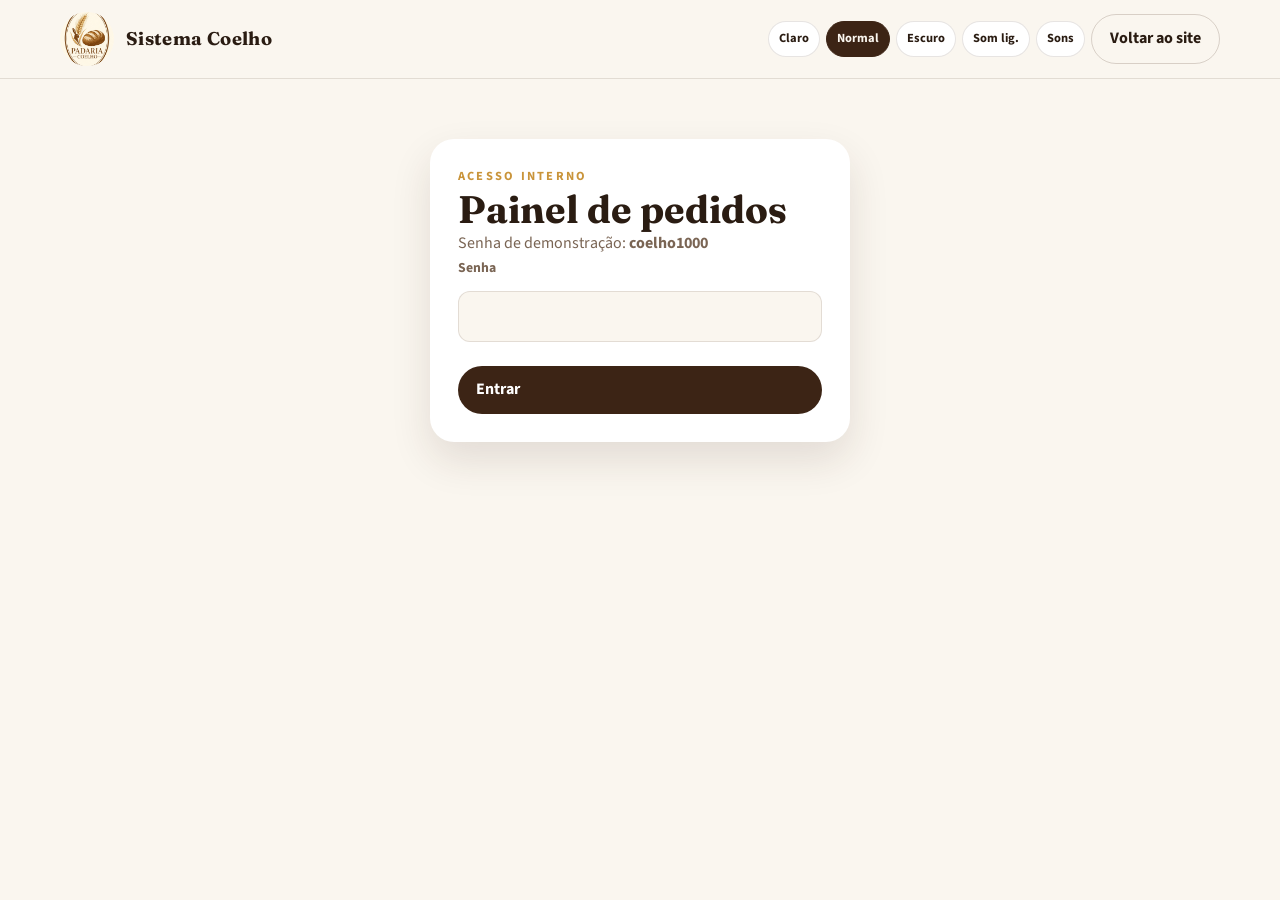
<file: admin.html>
<!DOCTYPE html>
<html lang="pt-BR" data-theme="normal">
<head>
  <meta charset="UTF-8" />
  <meta name="viewport" content="width=device-width, initial-scale=1" />
  <title>Sistema · Padaria Coelho</title>
  <link rel="preconnect" href="https://fonts.googleapis.com" />
  <link href="https://fonts.googleapis.com/css2?family=Fraunces:opsz,wght@9..144,600&family=Source+Sans+3:wght@400;600;700&display=swap" rel="stylesheet" />
  <link rel="stylesheet" href="css/style.css" />
  <script>
    (function(){var t=localStorage.getItem("coelho_theme")||"normal";document.documentElement.setAttribute("data-theme",t);})();
  </script>
</head>
<body>
  <header class="header">
    <div class="wrap header-inner">
      <a class="brand" href="index.html">
        <img src="img/logo.jpg" alt="Logo" />
        <span>Sistema Coelho</span>
      </a>
      <div class="theme-box">
        <button class="mini" data-theme-btn="claro">Claro</button>
        <button class="mini active" data-theme-btn="normal">Normal</button>
        <button class="mini" data-theme-btn="escuro">Escuro</button>
        <button class="mini" id="soundToggle" type="button">Som lig.</button>
          <button class="mini" id="soundSettings" type="button">Sons</button>
        <a class="btn btn-ghost" href="index.html">Voltar ao site</a>
      </div>
    </div>
  </header>

  <main class="admin-login" id="loginBox">
    <div class="panel" style="max-width:420px;margin:60px auto">
      <p class="kicker" style="color:var(--gold)">Acesso interno</p>
      <h2>Painel de pedidos</h2>
      <p class="muted">Senha de demonstração: <strong>coelho1000</strong></p>
      <form id="loginForm">
        <label>Senha</label>
        <input type="password" name="senha" required />
        <p id="err" style="color:var(--danger)"></p>
        <button class="btn btn-dark" type="submit">Entrar</button>
      </form>
    </div>
  </main>

  <main class="admin-app" id="adminApp" hidden>
    <div class="section-head">
      <div>
        <p class="kicker" style="color:var(--gold)">Gestão</p>
        <h2>Pedidos do dia</h2>
        <p class="muted" id="liveNote">Som toca quando entra pedido novo</p>
      </div>
      <div style="display:flex;gap:8px">
        <button class="btn btn-ghost" onclick="seed()">Gerar pedido exemplo</button>
        <button class="btn btn-dark" onclick="logout()">Sair</button>
      </div>
    </div>
    <div class="stats" style="margin-bottom:22px">
      <div class="stat"><b id="kpiPedidos">0</b><span class="muted">pedidos</span></div>
      <div class="stat"><b id="kpiFaturado">R$ 0</b><span class="muted">no sistema</span></div>
      <div class="stat"><b id="kpiNovos">0</b><span class="muted">novos</span></div>
    </div>
    <div class="panel" id="relatorioBox" style="margin-bottom:22px">
      <div class="section-head">
        <div>
          <p class="kicker" style="color:var(--gold)">Hoje</p>
          <h2 id="relData">Relatório do dia</h2>
        </div>
        <button class="btn btn-ghost" type="button" onclick="reporEstoque()">Repor estoque do dia</button>
      </div>
      <div class="stats" id="relKpis"></div>
      <p class="muted" id="relVendidos"></p>
    </div>
    <div class="panel" style="margin-bottom:22px">
      <div class="section-head">
        <div>
          <p class="kicker" style="color:var(--gold)">Servidor</p>
          <h2>Logs ao vivo</h2>
        </div>
        <div style="display:flex;gap:8px;flex-wrap:wrap">
          <input id="logQuery" placeholder="Filtrar: pix, 401, whatsapp" style="min-width:180px" />
          <button class="btn btn-ghost" type="button" onclick="loadLogs()">Atualizar</button>
          <button class="btn btn-ghost" type="button" onclick="girarLogs()">Rotacionar agora</button>
        </div>
      </div>
      <form id="logCfg" class="checkout" style="grid-template-columns:repeat(4,1fr);gap:8px;margin:0 0 12px">
        <label>Máx. MB<input id="logMaxMb" name="max_mb" type="number" min="0.2" step="0.1" value="1"></label>
        <label>Guardar<input id="logKeep" name="guardar" type="number" min="1" max="20" value="5"></label>
        <label>Gzip<select id="logGz" name="comprimir"><option value="true">sim</option><option value="false">não</option></select></label>
        <label>Por dia<select id="logDia" name="por_dia"><option value="true">sim</option><option value="false">não</option></select></label>
        <button class="btn btn-dark" type="submit" style="grid-column:1/-1">Salvar rotação</button>
      </form>
      <p class="muted" id="logStatus"></p>
      <pre id="logBox" style="max-height:240px;overflow:auto;font-size:.78rem;background:var(--cream);padding:12px;border-radius:10px;white-space:pre-wrap"></pre>
    </div>
    <div class="panel" style="padding:0;overflow:auto">
      <table class="table">
        <thead>
          <tr>
            <th>Pedido</th>
            <th>Cliente</th>
            <th>Itens</th>
            <th>Total</th>
            <th>Status</th>
          </tr>
        </thead>
        <tbody id="rows"></tbody>
      </table>
    </div>


    <div class="panel" style="margin-top:28px">
      <h2>Formulários WhatsApp</h2>
      <p class="muted">Mensagens montadas no backend antes de abrir o wa.me.</p>
      <div style="overflow:auto">
        <table class="table">
          <thead><tr><th>ID</th><th>Tipo</th><th>Cliente</th><th>Prévia</th><th></th></tr></thead>
          <tbody id="waRows"></tbody>
        </table>
      </div>
    </div>
    <div class="panel" style="margin-top:28px">
      <h2>PIX recebidos</h2>
      <p class="muted">Confirme só depois de ver o valor na conta. A confirmação é auditada.</p>
      <div style="overflow:auto">
        <table class="table">
          <thead>
            <tr><th>PIX</th><th>Cliente</th><th>Valor</th><th>Status</th><th></th></tr>
          </thead>
          <tbody id="pixRows"></tbody>
        </table>
      </div>
    </div>
    <div class="panel" style="margin-top:28px">
      <h2>Cardápio · pães, pastéis e bebidas</h2>
      <p class="muted">A API grava o produto e o preço. O site atualiza na próxima abertura.</p>
      <form id="productForm" class="checkout" style="grid-template-columns:1fr 1fr;gap:10px;margin:16px 0 22px">
        <input name="nome" placeholder="Nome (ex: Pastel de frango)" required />
        <select name="categoria" required>
          <option value="Pães">Pães</option>
          <option value="Pastéis">Pastéis</option>
          <option value="Bebidas">Bebidas</option>
        </select>
        <input name="preco" type="number" min="0" step="0.01" placeholder="Preço" required />
        <input name="unidade" placeholder="un, fatia, copo" value="un" />
        <input name="estoque" type="number" min="0" placeholder="Estoque do dia" value="20" />
        <input name="descricao" placeholder="Descrição" style="grid-column:1/-1" />
        <button class="btn btn-gold" type="submit" style="grid-column:1/-1">Cadastrar na API</button>
      </form>
      <p class="muted" id="apiNote">Carregando API...</p>
      <div style="overflow:auto">
        <table class="table">
          <thead>
            <tr>
              <th>Produto</th>
              <th>Categoria</th>
              <th>Preço</th>
              <th>Estoque hoje</th>
              <th></th>
            </tr>
          </thead>
          <tbody id="productRows"></tbody>
        </table>
      </div>
    </div>
  </main>
  <script src="js/audio-engine.js"></script>
  <script src="js/theme.js"></script>
  <script src="js/api.js"></script>
  <script src="js/admin.js"></script>
</body>
</html>
</file>
<file: css/style.css>
:root, html[data-theme="normal"] {
  --cream: #faf6ef;
  --cream-dark: #f1e6d4;
  --paper: #fffdf8;
  --surface: #ffffff;
  --wheat: #e8c989;
  --gold: #c9943a;
  --caramel: #8b5a2b;
  --chocolate: #3c2415;
  --ink: #2a1c12;
  --muted: #7a6554;
  --ok: #2f7d4a;
  --danger: #b42318;
  --header-bg: rgba(250, 246, 239, 0.92);
  --border: rgba(60, 36, 21, 0.12);
  --shadow: 0 18px 40px rgba(60, 36, 21, 0.12);
  --radius: 18px;
}

html[data-theme="claro"] {
  --cream: #f7f8fb;
  --cream-dark: #e8ecf4;
  --paper: #ffffff;
  --surface: #ffffff;
  --wheat: #8aa0c8;
  --gold: #3b6fd8;
  --caramel: #2f4f9a;
  --chocolate: #1e2a44;
  --ink: #121826;
  --muted: #5b677a;
  --ok: #2f7d4a;
  --danger: #b42318;
  --header-bg: rgba(255, 255, 255, 0.94);
  --border: rgba(18, 24, 38, 0.12);
  --shadow: 0 16px 36px rgba(18, 24, 38, 0.08);
}

html[data-theme="escuro"] {
  --cream: #16120f;
  --cream-dark: #221b16;
  --paper: #1e1813;
  --surface: #241c16;
  --wheat: #e8c989;
  --gold: #d4a24a;
  --caramel: #e0b36a;
  --chocolate: #f3e6d4;
  --ink: #f4ece3;
  --muted: #c2b3a4;
  --ok: #6dcc8a;
  --danger: #ff8a7a;
  --header-bg: rgba(22, 18, 15, 0.92);
  --border: rgba(243, 230, 212, 0.14);
  --shadow: 0 18px 40px rgba(0, 0, 0, 0.35);
}

* { box-sizing: border-box; margin: 0; padding: 0; }
html { scroll-behavior: smooth; }
body {
  font-family: "Source Sans 3", "Segoe UI", sans-serif;
  background: var(--cream);
  color: var(--ink);
  line-height: 1.6;
}
img { max-width: 100%; display: block; }
a { color: inherit; text-decoration: none; }
button, input, select, textarea { font: inherit; }

.wrap { width: min(1160px, calc(100% - 40px)); margin: 0 auto; }

/* Header */
.header {
  position: sticky; top: 0; z-index: 40;
  background: var(--header-bg);
  backdrop-filter: blur(14px);
  border-bottom: 1px solid var(--border);
}
.header-inner {
  display: flex; align-items: center; justify-content: space-between;
  min-height: 78px; gap: 16px;
}
.brand { display: flex; align-items: center; gap: 12px; font-weight: 700; }
.brand img { width: 54px; height: 54px; object-fit: cover; border-radius: 50%; background: #fff; }
.brand span { font-family: "Fraunces", Georgia, serif; font-size: 1.15rem; letter-spacing: .02em; }
.nav { display: flex; gap: 22px; align-items: center; color: var(--muted); font-weight: 600; }
.nav a:hover { color: var(--caramel); }
.header-actions { display: flex; gap: 10px; align-items: center; }
.btn {
  border: 0; cursor: pointer; border-radius: 999px;
  padding: 11px 18px; font-weight: 700; display: inline-flex; align-items: center; gap: 8px;
  transition: .2s ease;
}
.btn-dark { background: var(--chocolate); color: #fff; }
.btn-dark:hover { transform: translateY(-1px); background: #2a170d; }
.btn-gold { background: var(--gold); color: #2a1c12; }
.btn-gold:hover { filter: brightness(1.05); transform: translateY(-1px); }
.btn-ghost { background: transparent; border: 1px solid rgba(60,36,21,.18); color: var(--ink); }
.cart-btn { position: relative; }
.cart-count {
  position: absolute; top: -6px; right: -4px;
  background: var(--gold); color: var(--ink);
  min-width: 20px; height: 20px; border-radius: 999px;
  font-size: 12px; display: grid; place-items: center; font-weight: 800;
}
.menu-toggle { display: none; background: none; border: 0; font-size: 26px; cursor: pointer; }

/* Hero */
.hero {
  position: relative; min-height: 78vh; display: grid; align-items: end;
  background: #2a1c12 center/cover no-repeat;
  color: #fff;
}
.hero::after {
  content: ""; position: absolute; inset: 0;
  background: linear-gradient(180deg, rgba(20,10,4,.18), rgba(20,10,4,.72));
}
.hero-content { position: relative; z-index: 1; padding: 80px 0 64px; }
.kicker {
  text-transform: uppercase; letter-spacing: .18em; font-size: .78rem; color: var(--wheat); font-weight: 700;
}
.hero h1 {
  font-family: "Fraunces", Georgia, serif;
  font-size: clamp(2.4rem, 6vw, 4.6rem);
  line-height: 1.05; max-width: 14ch; margin: 10px 0 16px;
}
.hero p { max-width: 46ch; color: #f3e6d4; font-size: 1.12rem; margin-bottom: 26px; }
.hero-actions { display: flex; gap: 12px; flex-wrap: wrap; }

/* Sections */
section { padding: 84px 0; }
.section-head { display: flex; justify-content: space-between; align-items: end; gap: 20px; margin-bottom: 28px; }
h2 {
  font-family: "Fraunces", Georgia, serif;
  font-size: clamp(1.8rem, 3vw, 2.6rem); line-height: 1.15;
}
.muted { color: var(--muted); }
.pills { display: flex; gap: 8px; flex-wrap: wrap; margin-bottom: 22px; }
.pill {
  border: 1px solid var(--border); background: var(--surface); color: var(--muted);
  padding: 8px 14px; border-radius: 999px; cursor: pointer; font-weight: 700;
}
.pill.active, .pill:hover { background: var(--chocolate); color: #fff; border-color: var(--chocolate); }

.grid { display: grid; grid-template-columns: repeat(3, 1fr); gap: 18px; }
.card {
  background: var(--paper); border-radius: var(--radius); overflow: hidden;
  box-shadow: var(--shadow); display: flex; flex-direction: column;
}
.card img { height: 210px; width: 100%; object-fit: cover; }
.card-body { padding: 16px 16px 18px; display: flex; flex-direction: column; gap: 8px; flex: 1; }
.tag { font-size: .75rem; font-weight: 800; color: var(--gold); text-transform: uppercase; letter-spacing: .08em; }
.card h3 { font-family: "Fraunces", Georgia, serif; font-size: 1.25rem; }
.price-row { display: flex; justify-content: space-between; align-items: center; margin-top: auto; padding-top: 8px; }
.price { font-weight: 800; font-size: 1.1rem; }
.qty {
  display: flex; align-items: center; gap: 8px;
}
.qty button {
  width: 28px; height: 28px; border-radius: 8px; border: 1px solid rgba(60,36,21,.15);
  background: var(--surface); color: var(--ink); cursor: pointer; font-weight: 800;
}

/* About */
.about { display: grid; grid-template-columns: 1.05fr .95fr; gap: 36px; align-items: center; }
.about img { border-radius: 28px; height: 460px; object-fit: cover; box-shadow: var(--shadow); }
.stats { display: grid; grid-template-columns: repeat(3, 1fr); gap: 12px; margin-top: 22px; }
.stat { background: var(--surface); border-radius: 16px; padding: 16px; box-shadow: var(--shadow); }
.stat b { display: block; font-family: "Fraunces", Georgia, serif; font-size: 1.4rem; }

/* Hours / contact */
.split { display: grid; grid-template-columns: 1fr 1fr; gap: 22px; }
.panel {
  background: var(--surface); border-radius: 24px; padding: 28px; box-shadow: var(--shadow);
}
.hours li { display: flex; justify-content: space-between; padding: 10px 0; border-bottom: 1px dashed rgba(60,36,21,.12); list-style: none; }
form { display: grid; gap: 12px; }
label { font-size: .86rem; font-weight: 700; color: var(--muted); }
input, select, textarea {
  width: 100%; border: 1px solid var(--border); background: var(--cream); color: var(--ink);
  border-radius: 12px; padding: 12px 14px;
}
textarea { min-height: 110px; resize: vertical; }

/* Footer */
footer { background: var(--chocolate); color: #f4e8d6; padding: 40px 0 24px; }
.footer-grid { display: grid; grid-template-columns: 1.3fr 1fr 1fr; gap: 24px; }
footer a:hover { color: var(--wheat); }
.tiny { margin-top: 24px; font-size: .85rem; color: #cbb79e; }

/* Cart drawer */
.overlay {
  position: fixed; inset: 0; background: rgba(20,10,4,.45); z-index: 50;
  opacity: 0; pointer-events: none; transition: .2s;
}
.overlay.open { opacity: 1; pointer-events: auto; }
.drawer {
  position: fixed; top: 0; right: 0; height: 100%; width: min(420px, 100%);
  background: var(--paper); z-index: 60; transform: translateX(100%);
  transition: .28s ease; display: flex; flex-direction: column;
}
.drawer.open { transform: none; }
.drawer header, .drawer footer { padding: 18px 20px; }
.drawer header { display: flex; justify-content: space-between; align-items: center; border-bottom: 1px solid rgba(60,36,21,.08); }
.drawer-body { padding: 16px 20px; overflow: auto; flex: 1; }
.cart-item { display: grid; grid-template-columns: 64px 1fr auto; gap: 12px; padding: 12px 0; border-bottom: 1px solid rgba(60,36,21,.08); }
.cart-item img { width: 64px; height: 64px; object-fit: cover; border-radius: 10px; }
.checkout { display: grid; gap: 10px; }

/* Toast */
.toast {
  position: fixed; bottom: 22px; left: 50%; transform: translateX(-50%) translateY(20px);
  background: var(--chocolate); color: #fff; padding: 12px 16px; border-radius: 999px;
  opacity: 0; pointer-events: none; transition: .25s; z-index: 80;
}
.toast.show { opacity: 1; transform: translateX(-50%) translateY(0); }

.whatsapp {
  position: fixed; right: 18px; bottom: 18px; z-index: 30;
  background: #25d366; color: #fff; width: 56px; height: 56px; border-radius: 50%;
  display: grid; place-items: center; font-weight: 800; box-shadow: var(--shadow);
}
.badge { background: var(--cream-dark); color: var(--caramel); border-radius: 999px; padding: 4px 10px; font-size: .75rem; font-weight: 800; }

/* Admin */
.admin-login, .admin-app { width: min(1100px, calc(100% - 32px)); margin: 40px auto; }
.table { width: 100%; border-collapse: collapse; background: var(--surface); color: var(--ink); border-radius: 16px; overflow: hidden; }
.table th, .table td { text-align: left; padding: 12px 14px; border-bottom: 1px solid rgba(60,36,21,.08); vertical-align: top; }
.table th { background: var(--cream-dark); font-size: .82rem; text-transform: uppercase; letter-spacing: .06em; }
.status { border-radius: 999px; padding: 4px 10px; font-size: .75rem; font-weight: 800; }
.status.novo { background: #fff3cd; color: #7a5b00; }
.status.preparo { background: #d7e8ff; color: #12467a; }
.status.pronto { background: #d8f3e0; color: #1d6b38; }
.status.entregue { background: #ececec; color: #555; }

@media (max-width: 900px) {
  .nav { display: none; position: absolute; top: 78px; left: 0; right: 0; background: var(--cream); flex-direction: column; padding: 16px; border-bottom: 1px solid rgba(60,36,21,.08); }
  .nav.open { display: flex; }
  .menu-toggle { display: block; }
  .grid, .about, .split, .footer-grid { grid-template-columns: 1fr; }
  .about img { height: 280px; }
  .hero { min-height: 68vh; }
}


.theme-box { display: flex; align-items: center; gap: 6px; flex-wrap: wrap; }
.theme-box .mini {
  border: 1px solid var(--border); background: var(--surface); color: var(--ink);
  border-radius: 999px; padding: 7px 10px; font-size: .78rem; font-weight: 700; cursor: pointer;
}
.theme-box .mini.active { background: var(--chocolate); color: var(--cream); border-color: var(--chocolate); }
html[data-theme="escuro"] .theme-box .mini.active { color: #16120f; }
html[data-theme="escuro"] .btn-dark { background: var(--gold); color: #1a140f; }
html[data-theme="claro"] .btn-gold { background: var(--gold); color: #fff; }
@media (max-width: 900px) {
  .theme-box { width: 100%; justify-content: flex-end; }
}


.sound-panel {
  position: fixed; inset: 0; z-index: 90;
  background: rgba(20,10,4,.45);
  display: grid; place-items: center; padding: 20px;
}
.sound-panel[hidden] { display: none !important; }
.sound-card {
  width: min(420px, 100%); background: var(--surface); color: var(--ink);
  border-radius: 20px; padding: 20px; box-shadow: var(--shadow);
  display: grid; gap: 10px;
}
.sound-card header { display: flex; justify-content: space-between; align-items: center; }
.sound-row { display: grid; grid-template-columns: 1fr auto; gap: 8px; }

#audioMeter {
  width: 100%; height: 56px; border-radius: 10px;
  background: var(--cream-dark); display: block;
}
.sound-card { width: min(460px, 100%); }
</file>
